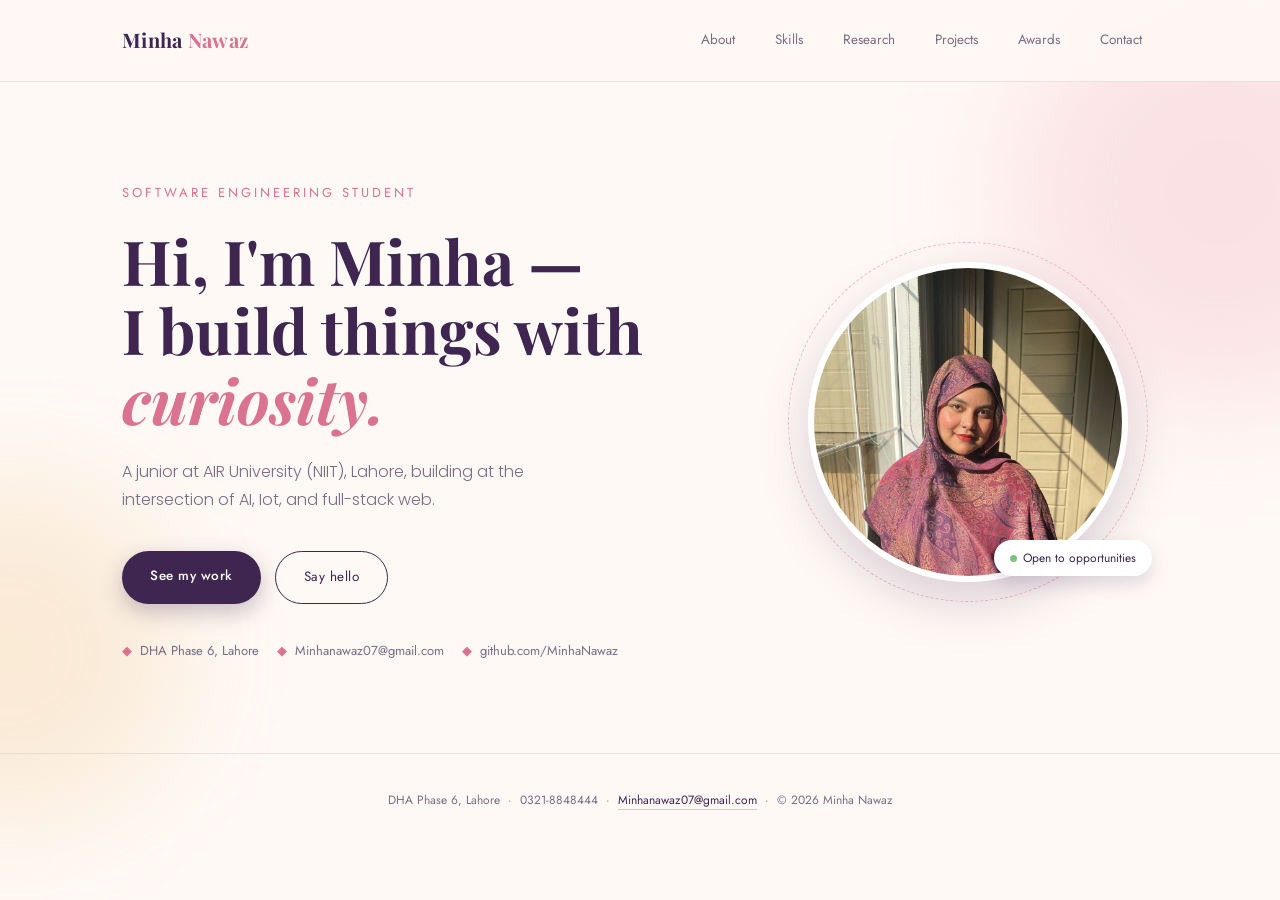
<file: index.html>
<!DOCTYPE html>
<html lang="en">
<head>
<meta charset="UTF-8">
<meta name="viewport" content="width=device-width, initial-scale=1.0">
<title>Home — Minha Nawaz</title>
<link rel="preconnect" href="https://fonts.googleapis.com">
<link href="https://fonts.googleapis.com/css2?family=Playfair+Display:wght@600;700;800&family=Poppins:wght@300;400;500;600;700&family=Jost:wght@400;500&display=swap" rel="stylesheet">
<link rel="stylesheet" href="styles.css">
</head>
<body>
<header>
  <nav>
    <a class="logo" href="index.html">Minha <span>Nawaz</span></a>
    <div class="navlinks">
      <a href="about.html">About</a>
      <a href="skills.html">Skills</a>
      <a href="research.html">Research</a>
      <a href="projects.html">Projects</a>
      <a href="achievements.html">Awards</a>
      <a href="contact.html">Contact</a>
    </div>
  </nav>
</header>

<div style="position:relative;">
<div class="blob" style="width:420px;height:420px;background:var(--rose-soft);top:-100px;right:-150px;"></div>
<div class="blob" style="width:340px;height:340px;background:var(--gold);opacity:0.18;top:400px;left:-160px;"></div>

<section class="hero">
  <div>
    <div class="hero-eyebrow">Software Engineering Student</div>
    <h1 class="hero-title">Hi, I'm Minha —<br>I build things with <span class="accent">curiosity.</span></h1>
    <p class="hero-sub">A junior at AIR University (NIIT), Lahore, building at the intersection of AI, Iot, and full-stack web.</p>

    <div class="hero-cta">
      <a href="projects.html" class="btn btn-primary">See my work</a>
      <a href="contact.html" class="btn btn-ghost">Say hello</a>
    </div>

    <div class="hero-meta">
      <div class="meta-item"><span class="ic">◆</span> DHA Phase 6, Lahore</div>
      <div class="meta-item"><span class="ic">◆</span> <a href="mailto:Minhanawaz07@gmail.com">Minhanawaz07@gmail.com</a></div>
      <div class="meta-item"><span class="ic">◆</span> <a href="https://github.com/MinhaNawaz" target="_blank" rel="noopener">github.com/MinhaNawaz</a></div>
    </div>
  </div>

  <div class="hero-photo-wrap">
    <div class="ring ring-1"></div>
    <div class="hero-photo-frame">
      <img src="[data-uri]" alt="Minha Nawaz">
    </div>
    <div class="badge"><span class="dot"></span>Open to opportunities</div>
  </div>
</section>
</div>

<footer class="site-footer">
  <div>DHA Phase 6, Lahore &nbsp;·&nbsp; 0321-8848444 &nbsp;·&nbsp; <a href="mailto:Minhanawaz07@gmail.com">Minhanawaz07@gmail.com</a> &nbsp;·&nbsp; © 2026 Minha Nawaz</div>
</footer>

<script>
  const observer = new IntersectionObserver((entries)=>{
    entries.forEach(e=>{ if(e.isIntersecting){ e.target.classList.add('in'); } });
  }, {threshold:0.12});
  document.querySelectorAll('.reveal').forEach(el=>observer.observe(el));
</script>

</body>
</html>
</file>
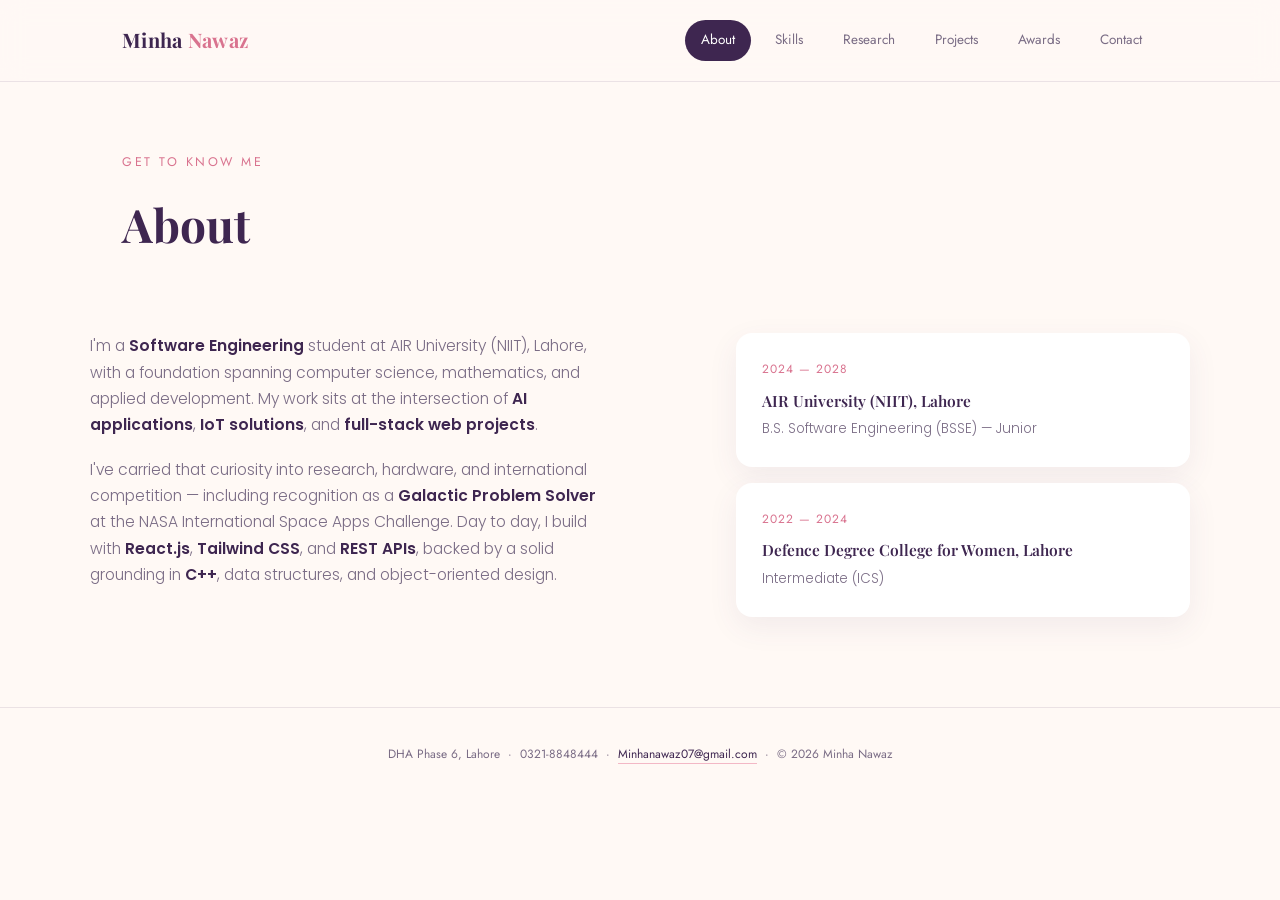
<file: about.html>
<!DOCTYPE html>
<html lang="en">
<head>
<meta charset="UTF-8">
<meta name="viewport" content="width=device-width, initial-scale=1.0">
<title>About — Minha Nawaz</title>
<link rel="preconnect" href="https://fonts.googleapis.com">
<link href="https://fonts.googleapis.com/css2?family=Playfair+Display:wght@600;700;800&family=Poppins:wght@300;400;500;600;700&family=Jost:wght@400;500&display=swap" rel="stylesheet">
<link rel="stylesheet" href="styles.css">
</head>
<body>
<header>
  <nav>
    <a class="logo" href="index.html">Minha <span>Nawaz</span></a>
    <div class="navlinks">
      <a href="about.html" class="active">About</a>
      <a href="skills.html">Skills</a>
      <a href="research.html">Research</a>
      <a href="projects.html">Projects</a>
      <a href="achievements.html">Awards</a>
      <a href="contact.html">Contact</a>
    </div>
  </nav>
</header>

<div class="page-hero">
  <div class="section-eyebrow reveal">Get to know me</div>
  <h1 class="reveal">About</h1>
</div>
<section>
  <div class="section-inner">
    <div class="about-grid">
      <div class="about-text reveal">
        <p>I'm a <strong>Software Engineering</strong> student at AIR University (NIIT), Lahore, with a foundation spanning computer science, mathematics, and applied development. My work sits at the intersection of <strong>AI applications</strong>, <strong>IoT solutions</strong>, and <strong>full-stack web projects</strong>.</p>
        <p>I've carried that curiosity into research, hardware, and international competition — including recognition as a <strong>Galactic Problem Solver</strong> at the NASA International Space Apps Challenge. Day to day, I build with <strong>React.js</strong>, <strong>Tailwind CSS</strong>, and <strong>REST APIs</strong>, backed by a solid grounding in <strong>C++</strong>, data structures, and object-oriented design.</p>
      </div>
      <div class="reveal">
        <div class="edu-card">
          <div class="edu-year">2024 — 2028</div>
          <div class="edu-school">AIR University (NIIT), Lahore</div>
          <div class="edu-degree">B.S. Software Engineering (BSSE) — Junior</div>
        </div>
        <div class="edu-card">
          <div class="edu-year">2022 — 2024</div>
          <div class="edu-school">Defence Degree College for Women, Lahore</div>
          <div class="edu-degree">Intermediate (ICS)</div>
        </div>
      </div>
    </div>
  </div>
</section>

<footer class="site-footer">
  <div>DHA Phase 6, Lahore &nbsp;·&nbsp; 0321-8848444 &nbsp;·&nbsp; <a href="mailto:Minhanawaz07@gmail.com">Minhanawaz07@gmail.com</a> &nbsp;·&nbsp; © 2026 Minha Nawaz</div>
</footer>

<script>
  const observer = new IntersectionObserver((entries)=>{
    entries.forEach(e=>{ if(e.isIntersecting){ e.target.classList.add('in'); } });
  }, {threshold:0.12});
  document.querySelectorAll('.reveal').forEach(el=>observer.observe(el));
</script>

</body>
</html>
</file>
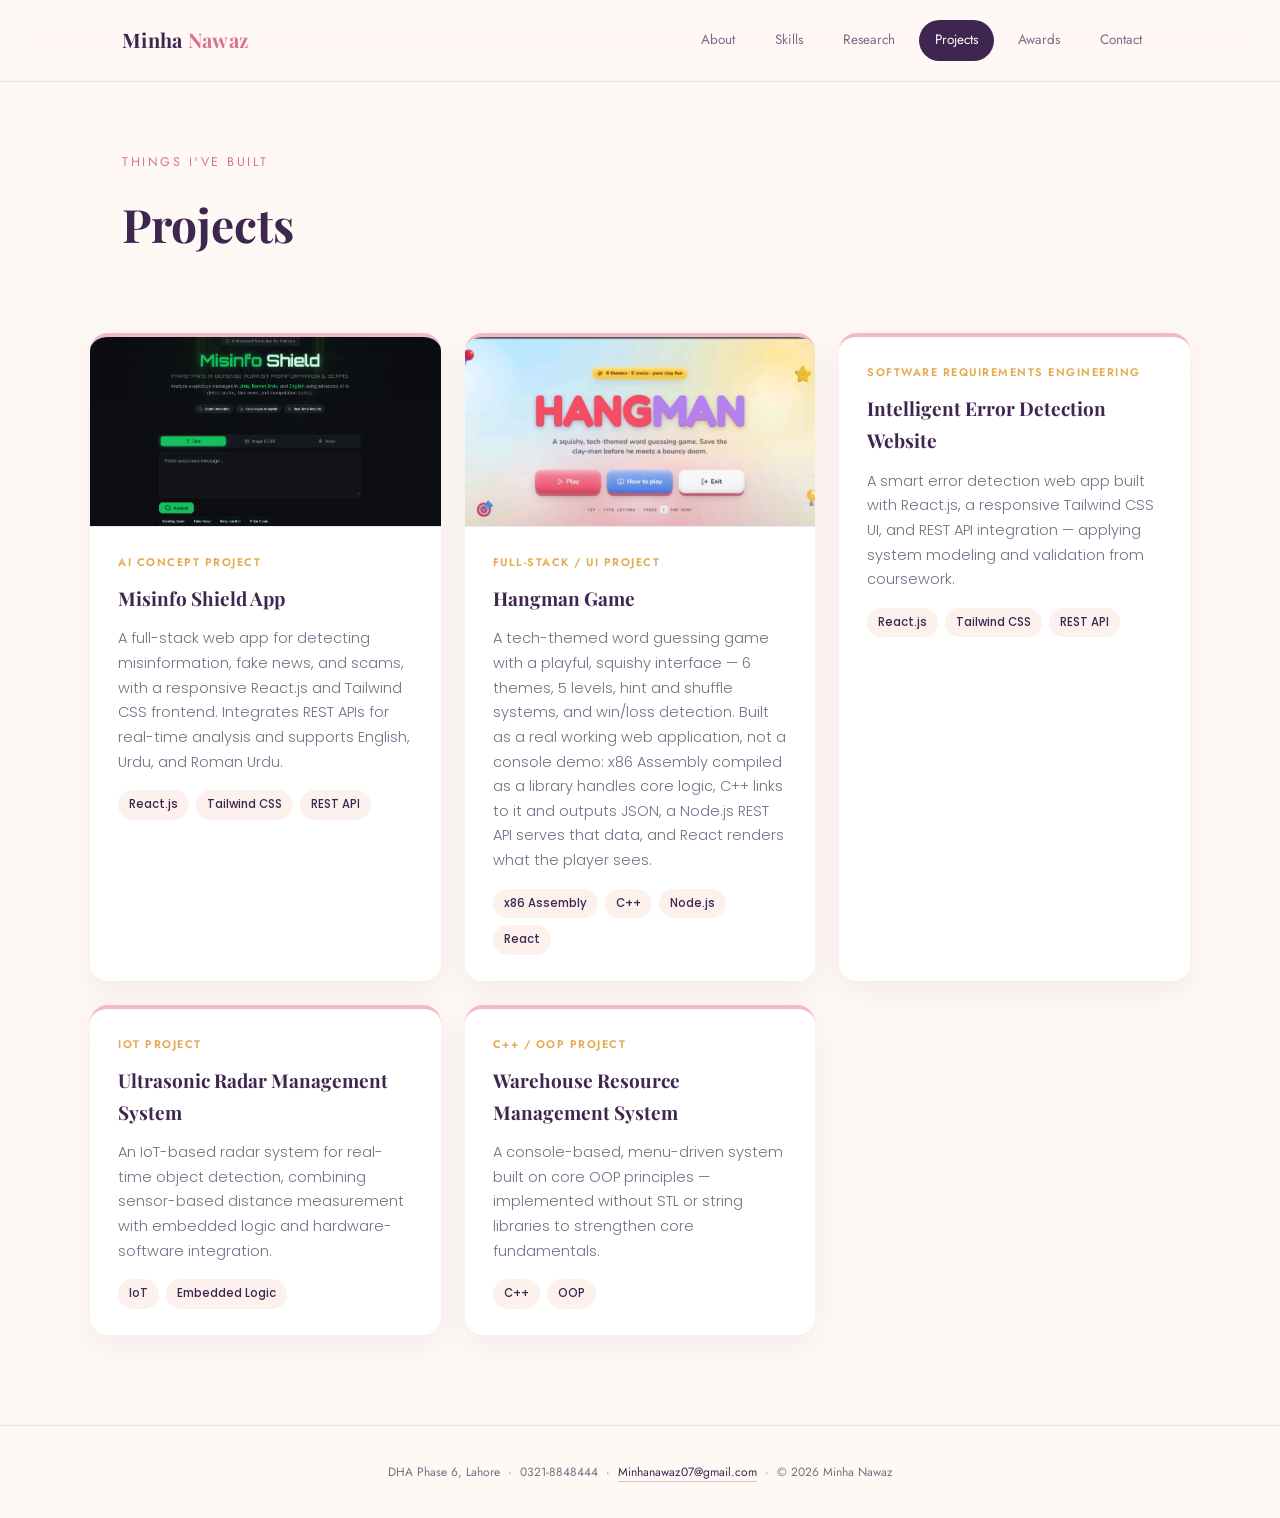
<file: projects.html>
<!DOCTYPE html>
<html lang="en">
<head>
<meta charset="UTF-8">
<meta name="viewport" content="width=device-width, initial-scale=1.0">
<title>Projects — Minha Nawaz</title>
<link rel="preconnect" href="https://fonts.googleapis.com">
<link href="https://fonts.googleapis.com/css2?family=Playfair+Display:wght@600;700;800&family=Poppins:wght@300;400;500;600;700&family=Jost:wght@400;500&display=swap" rel="stylesheet">
<link rel="stylesheet" href="styles.css">
</head>
<body>
<header>
  <nav>
    <a class="logo" href="index.html">Minha <span>Nawaz</span></a>
    <div class="navlinks">
      <a href="about.html">About</a>
      <a href="skills.html">Skills</a>
      <a href="research.html">Research</a>
      <a href="projects.html" class="active">Projects</a>
      <a href="achievements.html">Awards</a>
      <a href="contact.html">Contact</a>
    </div>
  </nav>
</header>

<div class="page-hero">
  <div class="section-eyebrow reveal">Things I've built</div>
  <h1 class="reveal">Projects</h1>
</div>
<section>
  <div class="section-inner">
    <div class="projects-grid reveal">
      <div class="project-card">
        <img src="assets/misinfo-shield.png" alt="Misinfo Shield App interface" class="project-image">
        <div class="project-body">
          <div class="project-tag">AI Concept Project</div>
          <div class="project-title">Misinfo Shield App</div>
          <div class="project-desc">A full-stack web app for detecting misinformation, fake news, and scams, with a responsive React.js and Tailwind CSS frontend. Integrates REST APIs for real-time analysis and supports English, Urdu, and Roman Urdu.</div>
          <div class="project-stack">
            <span class="tag">React.js</span><span class="tag">Tailwind CSS</span><span class="tag">REST API</span>
          </div>
        </div>
      </div>

      <div class="project-card">
        <img src="assets/hangman-ui.png" alt="Hangman game interface" class="project-image">
        <div class="project-body">
          <div class="project-tag">Full-Stack / UI Project</div>
          <div class="project-title">Hangman Game</div>
          <div class="project-desc">A tech-themed word guessing game with a playful, squishy interface — 6 themes, 5 levels, hint and shuffle systems, and win/loss detection. Built as a real working web application, not a console demo: x86 Assembly compiled as a library handles core logic, C++ links to it and outputs JSON, a Node.js REST API serves that data, and React renders what the player sees.</div>
          <div class="project-stack">
            <span class="tag">x86 Assembly</span><span class="tag">C++</span><span class="tag">Node.js</span><span class="tag">React</span>
          </div>
        </div>
      </div>

      <div class="project-card">
        <div class="project-body">
          <div class="project-tag">Software Requirements Engineering</div>
          <div class="project-title">Intelligent Error Detection Website</div>
          <div class="project-desc">A smart error detection web app built with React.js, a responsive Tailwind CSS UI, and REST API integration — applying system modeling and validation from coursework.</div>
          <div class="project-stack">
            <span class="tag">React.js</span><span class="tag">Tailwind CSS</span><span class="tag">REST API</span>
          </div>
        </div>
      </div>

      <div class="project-card">
        <div class="project-body">
          <div class="project-tag">IoT Project</div>
          <div class="project-title">Ultrasonic Radar Management System</div>
          <div class="project-desc">An IoT-based radar system for real-time object detection, combining sensor-based distance measurement with embedded logic and hardware-software integration.</div>
          <div class="project-stack">
            <span class="tag">IoT</span><span class="tag">Embedded Logic</span>
          </div>
        </div>
      </div>

      <div class="project-card">
        <div class="project-body">
          <div class="project-tag">C++ / OOP Project</div>
          <div class="project-title">Warehouse Resource Management System</div>
          <div class="project-desc">A console-based, menu-driven system built on core OOP principles — implemented without STL or string libraries to strengthen core fundamentals.</div>
          <div class="project-stack">
            <span class="tag">C++</span><span class="tag">OOP</span>
          </div>
        </div>
      </div>
    </div>
  </div>
</section>

<footer class="site-footer">
  <div>DHA Phase 6, Lahore &nbsp;·&nbsp; 0321-8848444 &nbsp;·&nbsp; <a href="mailto:Minhanawaz07@gmail.com">Minhanawaz07@gmail.com</a> &nbsp;·&nbsp; © 2026 Minha Nawaz</div>
</footer>

<script>
  const observer = new IntersectionObserver((entries)=>{
    entries.forEach(e=>{ if(e.isIntersecting){ e.target.classList.add('in'); } });
  }, {threshold:0.12});
  document.querySelectorAll('.reveal').forEach(el=>observer.observe(el));
</script>

</body>
</html>
</file>
<file: styles.css>
:root{
  --cream: #FFF9F5;
  --blush: #FDF1EE;
  --plum: #5B3B6E;
  --plum-deep: #3E2650;
  --rose: #D9738F;
  --rose-soft: #F3B8C6;
  --gold: #E4A94F;
  --ink: #3A2E42;
  --ink-soft: #7A6C85;
  --line: rgba(91,59,110,0.12);
  --card: #FFFFFF;
  --display: 'Playfair Display', serif;
  --sans: 'Poppins', sans-serif;
  --label: 'Jost', sans-serif;
}

*{margin:0;padding:0;box-sizing:border-box;}
html{scroll-behavior:smooth;}
body{
  background:var(--cream);
  color:var(--ink);
  font-family:var(--sans);
  line-height:1.7;
  overflow-x:hidden;
}
@media (prefers-reduced-motion: reduce){
  *{animation-duration:0.01ms !important; animation-iteration-count:1 !important; transition-duration:0.01ms !important; scroll-behavior:auto !important;}
}
a{color:inherit;text-decoration:none;}
.wrap{max-width:1100px;margin:0 auto;padding:0 32px;}

.blob{position:absolute;border-radius:50%;filter:blur(60px);opacity:0.35;pointer-events:none;z-index:0;}

/* ---------- NAV ---------- */
header{
  position:sticky;top:0;z-index:50;
  background:rgba(255,249,245,0.86);
  backdrop-filter:blur(12px);
  border-bottom:1px solid var(--line);
}
nav{
  display:flex;align-items:center;justify-content:space-between;
  padding:20px 32px;max-width:1100px;margin:0 auto;
}
.logo{
  font-family:var(--display);font-weight:700;font-size:20px;
  color:var(--plum-deep);letter-spacing:0.3px;cursor:pointer;
}
.logo span{color:var(--rose);}
.navlinks{display:flex;gap:8px;font-family:var(--label);font-size:13.5px;color:var(--ink-soft);}
.navlinks a{
  padding:9px 16px;border-radius:999px;transition:all 0.25s;
}
.navlinks a:hover{background:var(--blush);color:var(--plum-deep);}
.navlinks a.active{background:var(--plum-deep);color:#fff;}
.navtoggle{display:none;}

/* ---------- HERO ---------- */
.hero{
  position:relative;
  padding:100px 32px 90px;
  max-width:1100px;margin:0 auto;
  display:grid;grid-template-columns:1fr 380px;gap:64px;align-items:center;
}
.hero-eyebrow{
  font-family:var(--label);font-size:13px;color:var(--rose);
  text-transform:uppercase;letter-spacing:3px;margin-bottom:22px;
}
h1.hero-title{
  font-family:var(--display);font-weight:700;
  font-size:clamp(38px, 5.2vw, 62px);
  line-height:1.12;color:var(--plum-deep);
}
h1.hero-title .accent{color:var(--rose);font-style:italic;}
.hero-sub{
  margin-top:24px;max-width:480px;
  font-size:16px;color:var(--ink-soft);
  font-weight:300;
}
.hero-cta{margin-top:38px;display:flex;gap:14px;flex-wrap:wrap;}
.btn{
  font-family:var(--label);font-size:13.5px;letter-spacing:0.5px;
  padding:14px 28px;border-radius:999px;transition:all 0.25s;display:inline-block;
}
.btn-primary{background:var(--plum-deep);color:#fff;font-weight:500;box-shadow:0 8px 22px rgba(62,38,80,0.28);}
.btn-primary:hover{background:var(--rose);transform:translateY(-2px);box-shadow:0 10px 26px rgba(217,115,143,0.35);}
.btn-ghost{border:1.5px solid var(--plum-deep);color:var(--plum-deep);}
.btn-ghost:hover{background:var(--plum-deep);color:#fff;}

.hero-meta{margin-top:36px;display:flex;flex-wrap:wrap;gap:18px;}
.meta-item{
  display:flex;align-items:center;gap:8px;
  font-family:var(--label);font-size:13px;color:var(--ink-soft);
}
.meta-item .ic{color:var(--rose);}
.meta-item a{color:var(--ink-soft);border-bottom:1px solid transparent;transition:all 0.2s;}
.meta-item a:hover{color:var(--plum-deep);border-color:var(--rose);}

.hero-photo-wrap{position:relative;display:flex;justify-content:center;align-items:center;}
.hero-photo-frame{
  position:relative;width:320px;height:320px;border-radius:50%;
  overflow:hidden;border:6px solid #fff;
  box-shadow:0 20px 50px rgba(91,59,110,0.22);
  z-index:2;
}
.hero-photo-frame img{width:100%;height:100%;object-fit:cover;display:block;}
.ring{position:absolute;border:1.5px dashed var(--rose-soft);border-radius:50%;z-index:1;}
.ring-1{width:360px;height:360px;top:-20px;left:calc(50% - 180px);}
.badge{
  position:absolute;bottom:6px;right:6px;
  background:#fff;padding:8px 16px;border-radius:999px;
  font-family:var(--label);font-size:12px;color:var(--plum-deep);
  box-shadow:0 8px 18px rgba(91,59,110,0.18);
  display:flex;align-items:center;gap:6px;z-index:3;
}
.badge .dot{width:7px;height:7px;border-radius:50%;background:#7BC67E;}

/* ---------- PAGE HERO (small header for inner pages) ---------- */
.page-hero{
  padding:70px 32px 50px;max-width:1100px;margin:0 auto;
}
.page-hero .section-eyebrow{margin-bottom:12px;}
.page-hero h1{
  font-family:var(--display);font-weight:700;font-size:clamp(32px,4.5vw,46px);
  color:var(--plum-deep);
}
.breadcrumb{
  display:inline-flex;align-items:center;gap:8px;
  font-family:var(--label);font-size:13px;color:var(--ink-soft);
  padding:8px 16px;border-radius:999px;border:1px solid var(--line);
  margin-bottom:28px;transition:all 0.25s;
}
.breadcrumb:hover{background:var(--blush);color:var(--plum-deep);border-color:var(--rose-soft);}

/* ---------- SECTION SHARED ---------- */
section{padding:20px 32px 90px;position:relative;}
.section-inner{max-width:1100px;margin:0 auto;position:relative;z-index:1;}
.section-head{margin-bottom:52px;}
.section-eyebrow{
  font-family:var(--label);font-size:12.5px;color:var(--rose);
  text-transform:uppercase;letter-spacing:2.5px;margin-bottom:10px;
}
h2.section-title{
  font-family:var(--display);font-weight:700;font-size:clamp(28px,3.6vw,38px);
  color:var(--plum-deep);
}
.alt-bg{background:var(--blush);}

/* ---------- ABOUT ---------- */
.about-grid{display:grid;grid-template-columns:1.3fr 1fr;gap:56px;align-items:start;}
.about-text p{color:var(--ink-soft);font-size:15.5px;margin-bottom:18px;max-width:520px;font-weight:300;}
.about-text strong{color:var(--plum-deep);font-weight:600;}
.edu-card{
  border-radius:16px;padding:26px;background:var(--card);
  box-shadow:0 10px 30px rgba(91,59,110,0.08);position:relative;
}
.edu-card + .edu-card{margin-top:16px;}
.edu-year{font-family:var(--label);font-size:12px;color:var(--rose);letter-spacing:1px;}
.edu-school{font-weight:600;margin-top:8px;font-size:15.5px;color:var(--plum-deep);font-family:var(--display);}
.edu-degree{color:var(--ink-soft);font-size:13.5px;margin-top:4px;font-weight:300;}

/* ---------- SKILLS ---------- */
.skills-grid{display:grid;grid-template-columns:repeat(auto-fit, minmax(220px,1fr));gap:20px;}
.skill-cell{
  background:var(--card);border-radius:16px;padding:28px 24px;
  box-shadow:0 10px 30px rgba(91,59,110,0.07);
  transition:transform 0.25s, box-shadow 0.25s;
}
.skill-cell:hover{transform:translateY(-4px);box-shadow:0 16px 36px rgba(91,59,110,0.13);}
.skill-cell .cell-label{
  font-family:var(--label);font-size:12px;color:var(--rose);
  text-transform:uppercase;letter-spacing:1.5px;margin-bottom:14px;
}
.skill-tags{display:flex;flex-wrap:wrap;gap:8px;}
.tag{
  font-family:var(--sans);font-size:12.5px;font-weight:500;color:var(--plum-deep);
  background:var(--blush);padding:6px 13px;border-radius:999px;
}
.tag.learning{color:#B87823;background:#FBF0DD;}

/* ---------- RESEARCH ---------- */
.research-card{
  border-radius:20px;padding:36px;
  background:linear-gradient(135deg, var(--plum-deep), var(--plum));
  color:#fff;position:relative;overflow:hidden;
  box-shadow:0 20px 50px rgba(62,38,80,0.25);
}
.research-card::after{
  content:'';position:absolute;right:-40px;top:-40px;width:180px;height:180px;
  border-radius:50%;background:rgba(255,255,255,0.06);
}
.research-org{font-family:var(--label);font-size:12.5px;color:var(--rose-soft);letter-spacing:1.5px;text-transform:uppercase;}
.research-title{font-family:var(--display);font-weight:700;font-size:22px;margin-top:12px;}
.research-list{margin-top:20px;list-style:none;position:relative;z-index:1;}
.research-list li{color:rgba(255,255,255,0.85);font-size:14.5px;margin-bottom:10px;padding-left:22px;position:relative;font-weight:300;}
.research-list li::before{content:'✿';position:absolute;left:0;color:var(--gold);font-size:12px;top:3px;}

/* ---------- PROJECTS ---------- */
.projects-grid{display:grid;grid-template-columns:repeat(auto-fit, minmax(280px,1fr));gap:24px;}
.project-card{
  background:var(--card);border-radius:18px;overflow:hidden;
  box-shadow:0 10px 30px rgba(91,59,110,0.08);
  transition:transform 0.25s, box-shadow 0.25s;
  border-top:4px solid var(--rose-soft);
}
.project-card:hover{transform:translateY(-6px);box-shadow:0 18px 40px rgba(91,59,110,0.15);border-top-color:var(--rose);}
.project-image{
  width:100%;height:190px;object-fit:cover;display:block;
  border-bottom:1px solid var(--line);
}
.project-body{padding:26px 28px;}
.project-tag{
  font-family:var(--label);font-size:11px;color:var(--gold);
  text-transform:uppercase;letter-spacing:1.5px;font-weight:600;
}
.project-title{font-family:var(--display);font-weight:700;font-size:19px;margin-top:10px;color:var(--plum-deep);}
.project-desc{color:var(--ink-soft);font-size:14.5px;margin-top:12px;font-weight:300;}
.project-stack{display:flex;flex-wrap:wrap;gap:7px;margin-top:16px;}
.project-stack .tag{font-size:11.5px;padding:5px 11px;}

/* ---------- ACHIEVEMENTS ---------- */
.ach-grid{display:grid;grid-template-columns:repeat(auto-fit, minmax(260px,1fr));gap:20px;}
.ach-card{
  border-radius:16px;padding:28px;background:var(--card);
  box-shadow:0 10px 30px rgba(91,59,110,0.07);
  text-align:center;transition:transform 0.25s;
}
.ach-card:hover{transform:translateY(-4px);}
.ach-icon{
  width:52px;height:52px;border-radius:50%;margin:0 auto 16px;
  background:linear-gradient(135deg, var(--rose-soft), var(--gold));
  display:flex;align-items:center;justify-content:center;
  font-size:22px;color:#fff;
}
.ach-title{font-weight:600;font-size:15.5px;color:var(--plum-deep);font-family:var(--display);}
.ach-desc{color:var(--ink-soft);font-size:13.5px;margin-top:8px;font-weight:300;}

/* ---------- CERTIFICATIONS LIST ---------- */
.cert-list{
  background:var(--card);border-radius:16px;
  box-shadow:0 10px 30px rgba(91,59,110,0.07);
  overflow:hidden;
}
.cert-item{
  display:flex;justify-content:space-between;align-items:center;gap:20px;
  padding:20px 28px;border-bottom:1px solid var(--line);
}
.cert-item:last-child{border-bottom:none;}
.cert-name{font-weight:600;font-size:14.5px;color:var(--plum-deep);}
.cert-issuer{font-family:var(--label);font-size:12.5px;color:var(--ink-soft);margin-top:3px;}
.cert-link{
  font-family:var(--label);font-size:12px;color:var(--rose);
  white-space:nowrap;border-bottom:1px solid transparent;transition:border-color 0.2s;
}
.cert-link:hover{border-color:var(--rose);}
.cert-section-title{
  font-family:var(--label);font-size:12.5px;color:var(--rose);
  text-transform:uppercase;letter-spacing:2px;margin:56px 0 20px;
}
@media (max-width:600px){
  .cert-item{flex-direction:column;align-items:flex-start;gap:6px;}
}

/* ---------- CONTACT / FOOTER ---------- */
.contact-hero{
  padding:90px 32px;
  background:linear-gradient(180deg, var(--blush), #F7E3E9);
  text-align:center;
}
.contact-inner{max-width:800px;margin:0 auto;}
h2.contact-title{
  font-family:var(--display);font-weight:700;font-size:clamp(30px,5vw,48px);
  margin-top:16px;color:var(--plum-deep);
}
.contact-title .accent{color:var(--rose);font-style:italic;}
.contact-links{display:flex;justify-content:center;gap:16px;margin-top:36px;flex-wrap:wrap;}
.contact-detail{
  margin-top:60px;font-family:var(--label);font-size:13px;color:var(--ink-soft);
  display:flex;justify-content:center;gap:24px;flex-wrap:wrap;
}

footer.site-footer{
  padding:36px 32px;text-align:center;
  font-family:var(--label);font-size:12px;color:var(--ink-soft);
  border-top:1px solid var(--line);
}
footer.site-footer a{color:var(--plum-deep);border-bottom:1px solid var(--rose-soft);}

.reveal{opacity:0;transform:translateY(18px);transition:opacity 0.6s ease, transform 0.6s ease;}
.reveal.in{opacity:1;transform:translateY(0);}

@media (max-width:850px){
  .hero{grid-template-columns:1fr;text-align:center;padding-top:70px;}
  .hero-photo-wrap{order:-1;}
  .hero-cta, .hero-meta{justify-content:center;}
  .about-grid{grid-template-columns:1fr;}
  .navlinks{display:none;}
  section{padding:16px 20px 64px;}
  .page-hero{padding:50px 20px 30px;}
  .hero-photo-frame{width:240px;height:240px;}
  .ring-1{width:280px;height:280px;left:calc(50% - 140px);}
}
</file>
